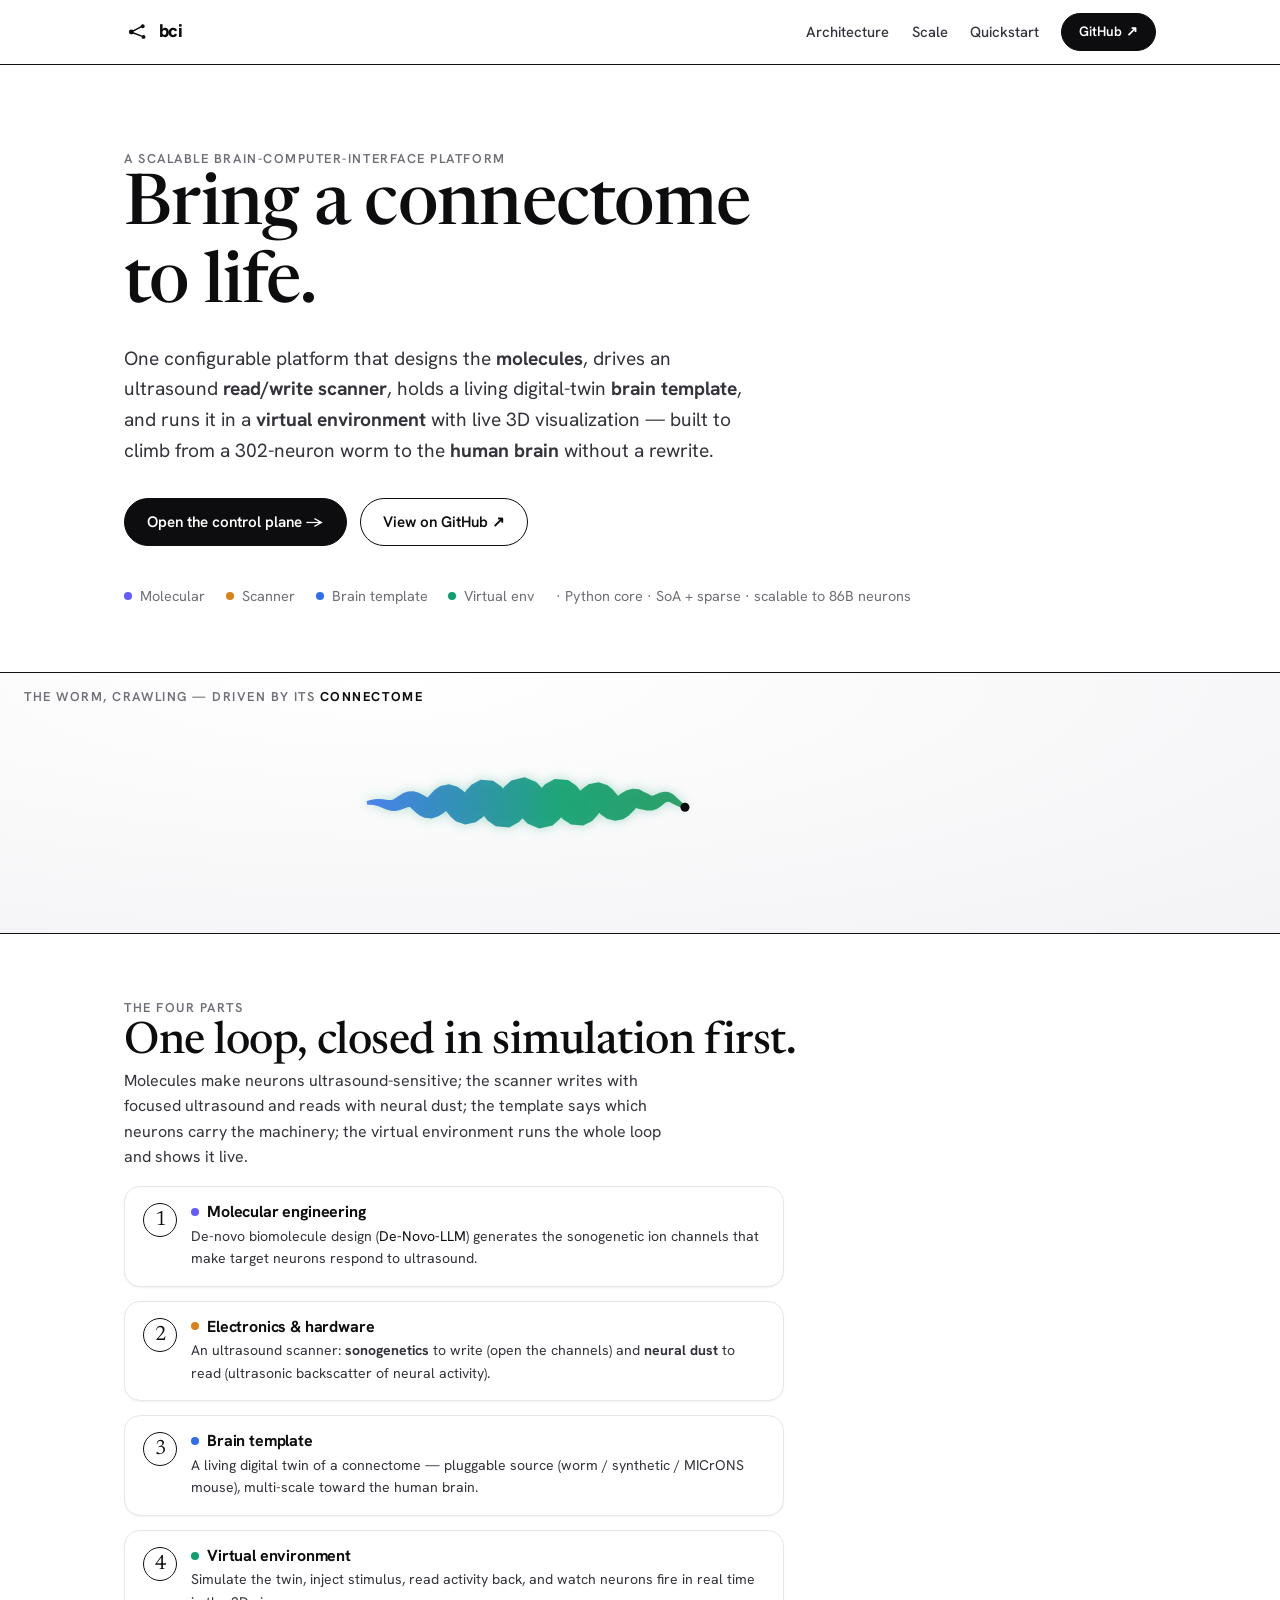
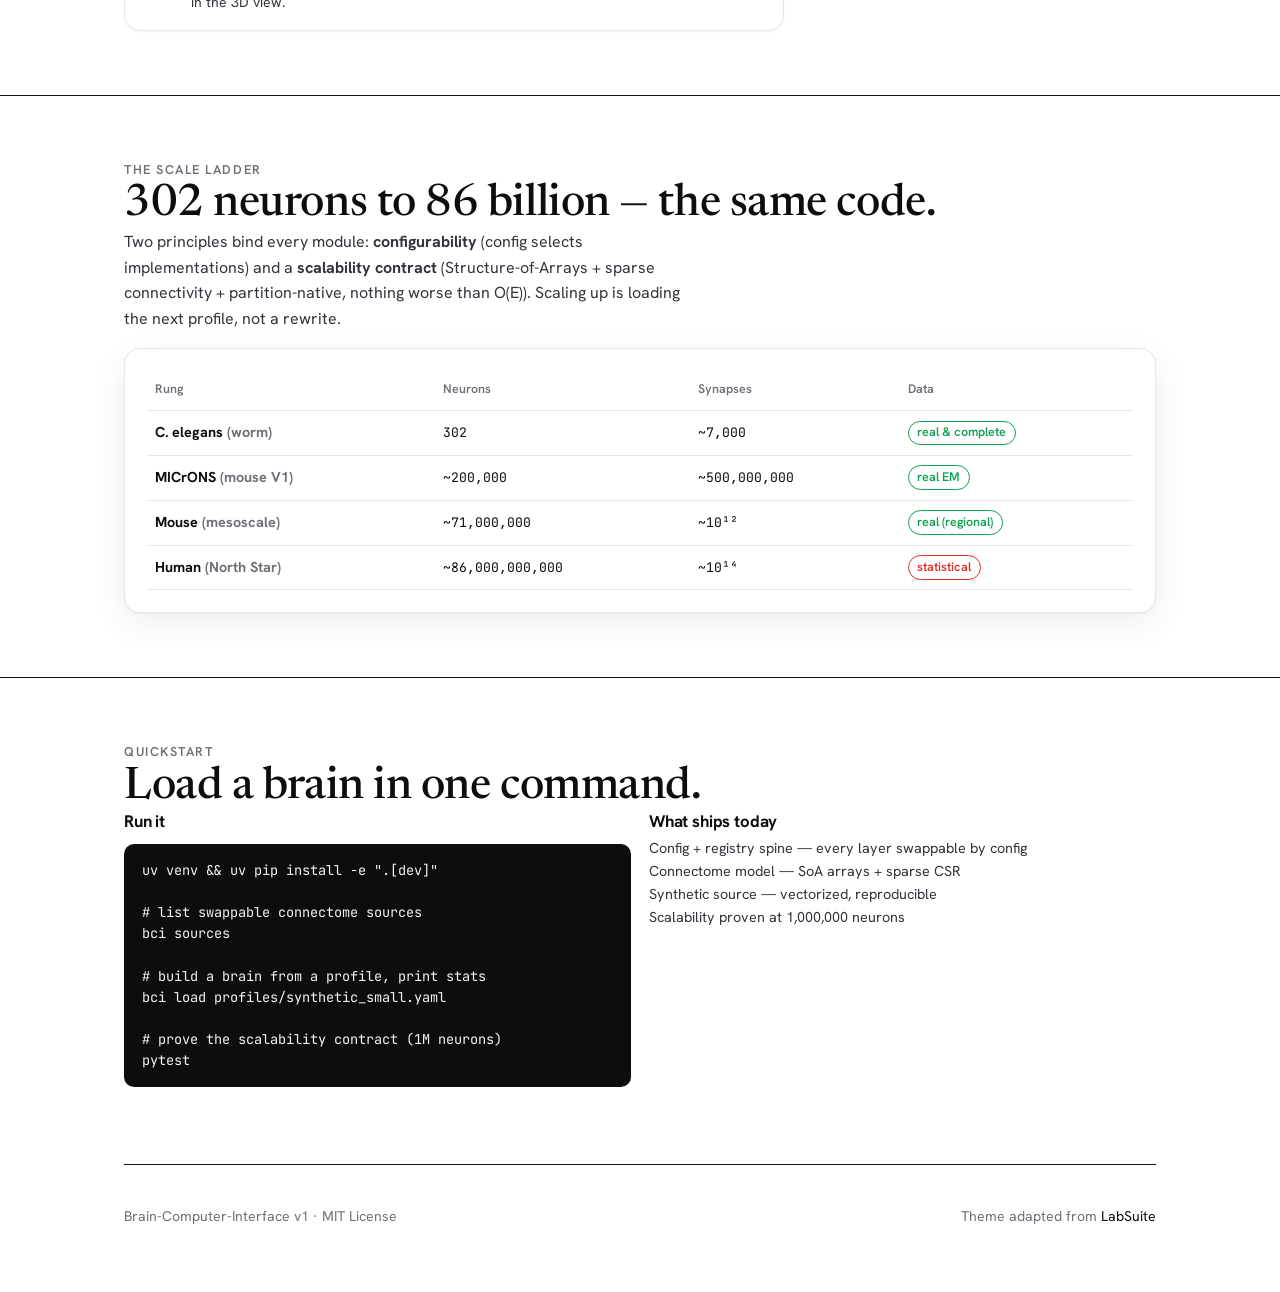
<file: docs/index.html>
<!doctype html>
<html lang="en">
<head>
  <meta charset="utf-8" />
  <meta name="viewport" content="width=device-width, initial-scale=1" />
  <title>Brain-Computer-Interface — a scalable connectome simulator</title>
  <meta name="description" content="A configurable, scalable platform that brings a connectome to life: molecular design, an ultrasound read/write scanner, a living digital-twin brain template, and a virtual environment with live 3D visualization. Built to climb from a 302-neuron worm to the human brain." />
  <link rel="preconnect" href="https://fonts.googleapis.com" />
  <link rel="preconnect" href="https://fonts.gstatic.com" crossorigin />
  <link href="https://fonts.googleapis.com/css2?family=Newsreader:opsz,wght@6..72,400;6..72,500&family=Hanken+Grotesk:wght@400;500;600;700;800&family=JetBrains+Mono:wght@400;600&display=swap" rel="stylesheet" />
  <link rel="stylesheet" href="assets/theme.css" />
  <style>
    .hero { padding: 84px 0 64px; }
    .hero h1 { max-width: 15ch; }
    .hero .lead { font-size: 1.2rem; max-width: 58ch; margin-top: 1.2rem; }
    .cta-row { display: flex; gap: .8rem; margin-top: 2rem; flex-wrap: wrap; }
    .stack-meta { display: flex; gap: 1.3rem; margin-top: 2.4rem; flex-wrap: wrap; color: var(--muted); font-size: .9rem; }
    .stack-meta span { display: inline-flex; align-items: center; gap: .5rem; }

    .flow { display: grid; gap: 14px; max-width: 660px; margin: 8px 0 0; }
    .flow .node { display: grid; grid-template-columns: auto 1fr; gap: 14px; align-items: start;
      border: 1px solid var(--hair); border-radius: var(--radius); padding: 16px 18px; box-shadow: var(--shadow-sm); background: var(--paper); }
    .flow .node .idx { font-family: var(--serif); font-size: 1.3rem; color: var(--ink); width: 34px; height: 34px; display: grid; place-items: center; border: 1.5px solid var(--rule); border-radius: 50%; }
    .flow .node h3 { font-family: var(--sans); font-weight: 700; font-size: 1rem; display: flex; align-items: center; gap: .5rem; }
    .flow .node p { margin: .25rem 0 0; font-size: .88rem; }

    .features { display: grid; grid-template-columns: repeat(2, 1fr); gap: 18px; }
    @media (max-width: 720px) { .features { grid-template-columns: 1fr; } }
    .feature h3 { font-family: var(--sans); font-weight: 700; font-size: 1.05rem; margin-bottom: .4rem; }
    .feature p { font-size: .9rem; margin: 0; }

    .ladder td:first-child { font-weight: 700; }
    .ladder .mono { font-size: .82rem; }
    .footer { padding: 40px 0 64px; color: var(--muted); font-size: .88rem; display: flex; justify-content: space-between; flex-wrap: wrap; gap: 1rem; }

    .wormband { border-top: 1.5px solid var(--rule); border-bottom: 1.5px solid var(--rule);
      background: radial-gradient(120% 160% at 30% 0%, #ffffff 0%, #f1f1f4 100%); position: relative; }
    .wormband canvas { display: block; width: 100%; height: 260px; }
    .wormband .cap { position: absolute; top: 14px; left: 24px; font-size: .8rem; letter-spacing: .12em;
      text-transform: uppercase; color: var(--muted); font-weight: 600; }
    .wormband .cap b { color: var(--ink); }
    @media (max-width: 640px) { .wormband canvas { height: 180px; } }
  </style>
</head>
<body>

  <nav class="nav">
    <div class="wrap">
      <a class="brand" href="./">
        <svg viewBox="0 0 32 32" fill="none" aria-hidden="true">
          <circle cx="9" cy="16" r="3" fill="currentColor"/>
          <circle cx="23" cy="9" r="2.4" fill="currentColor"/>
          <circle cx="24" cy="22" r="2.4" fill="currentColor"/>
          <path d="M11.6 14.7 20.8 9.8M11.7 17.2 21.7 21" stroke="currentColor" stroke-width="1.8" stroke-linecap="round"/>
        </svg>
        bci
      </a>
      <div class="nav-links">
        <a href="#parts">Architecture</a>
        <a href="#scale">Scale</a>
        <a href="#quickstart">Quickstart</a>
        <a class="btn btn-sm" href="https://github.com/sanjaydoc/Brain-Computer-Interface-v1">GitHub ↗</a>
      </div>
    </div>
  </nav>

  <header class="hero">
    <div class="wrap">
      <div class="eyebrow">A scalable brain-computer-interface platform</div>
      <h1>Bring a connectome to life.</h1>
      <p class="lead">One configurable platform that designs the <strong>molecules</strong>, drives an ultrasound <strong>read/write scanner</strong>, holds a living digital-twin <strong>brain template</strong>, and runs it in a <strong>virtual environment</strong> with live 3D visualization — built to climb from a 302-neuron worm to the <strong>human brain</strong> without a rewrite.</p>
      <div class="cta-row">
        <a class="btn" href="app/">Open the control plane →</a>
        <a class="btn ghost" href="https://github.com/sanjaydoc/Brain-Computer-Interface-v1">View on GitHub ↗</a>
      </div>
      <div class="stack-meta">
        <span><i class="dot molecular"></i> Molecular</span>
        <span><i class="dot scanner"></i> Scanner</span>
        <span><i class="dot template"></i> Brain template</span>
        <span><i class="dot venv"></i> Virtual env</span>
        <span>· Python core · SoA + sparse · scalable to 86B neurons</span>
      </div>
    </div>
  </header>

  <div class="wormband">
    <div class="cap">the worm, crawling — driven by its <b>connectome</b></div>
    <canvas id="hero-worm"></canvas>
  </div>

  <script type="module">
    // The hero worm is driven by a real LIF simulation of the connectome — the same
    // BrainSim the control plane uses. It periodically drives the forward/reverse command
    // circuits, and locomotion is decoded live from the command neurons.
    import { WormViz } from './app/js/worm2d.js';
    import { BrainSim } from './app/js/sim.js';
    const worm = new WormViz(document.getElementById('hero-worm'), { bodyLen: 110, width: 17, base: 1.7 });
    addEventListener('resize', () => worm.resize());
    fetch('./app/data/celegans.json').then((r) => r.json()).then((d) => {
      const sim = new BrainSim(d);  // spontaneously active — no scripted stimulus
      let smAct = 0, smLoco = 0;
      (function loop() {
        for (let s = 0; s < 2; s++) sim.step();
        let mean = 0; for (let i = 0; i < sim.n; i++) mean += sim.act[i]; mean /= sim.n;
        smAct = smAct * 0.9 + mean * 0.1;                          // neuromuscular smoothing
        smLoco = smLoco * 0.9 + sim.locomotion() * 0.1;            // decoded from command neurons
        const dir = smLoco < -0.02 ? -1 : 1;                       // direction emerges from the connectome
        worm.frame({ drive: smAct > 0.02 ? 0.15 + 3.3 * smAct + 1.2 * Math.abs(smLoco) : 0, dir, activity: smAct, turn: dir < 0 ? 0.6 : 0 });
        requestAnimationFrame(loop);
      })();
    });
  </script>

  <section class="section" id="parts">
    <div class="wrap">
      <div class="eyebrow">The four parts</div>
      <h2>One loop, closed in simulation first.</h2>
      <p style="max-width:60ch">Molecules make neurons ultrasound-sensitive; the scanner writes with focused ultrasound and reads with neural dust; the template says which neurons carry the machinery; the virtual environment runs the whole loop and shows it live.</p>
      <div class="flow">
        <div class="node"><div class="idx">1</div><div>
          <h3><i class="dot molecular"></i> Molecular engineering</h3>
          <p>De-novo biomolecule design (<a href="https://github.com/sanjaydoc/De-Novo-LLM">De-Novo-LLM</a>) generates the sonogenetic ion channels that make target neurons respond to ultrasound.</p></div></div>
        <div class="node"><div class="idx">2</div><div>
          <h3><i class="dot scanner"></i> Electronics &amp; hardware</h3>
          <p>An ultrasound scanner: <strong>sonogenetics</strong> to write (open the channels) and <strong>neural dust</strong> to read (ultrasonic backscatter of neural activity).</p></div></div>
        <div class="node"><div class="idx">3</div><div>
          <h3><i class="dot template"></i> Brain template</h3>
          <p>A living digital twin of a connectome — pluggable source (worm / synthetic / MICrONS mouse), multi-scale toward the human brain.</p></div></div>
        <div class="node"><div class="idx">4</div><div>
          <h3><i class="dot venv"></i> Virtual environment</h3>
          <p>Simulate the twin, inject stimulus, read activity back, and watch neurons fire in real time in the 3D view.</p></div></div>
      </div>
    </div>
  </section>

  <section class="section" id="scale">
    <div class="wrap">
      <div class="eyebrow">The scale ladder</div>
      <h2>302 neurons to 86 billion — the same code.</h2>
      <p style="max-width:62ch">Two principles bind every module: <strong>configurability</strong> (config selects implementations) and a <strong>scalability contract</strong> (Structure-of-Arrays + sparse connectivity + partition-native, nothing worse than O(E)). Scaling up is loading the next profile, not a rewrite.</p>
      <div class="card">
        <table class="ladder">
          <thead><tr><th>Rung</th><th>Neurons</th><th>Synapses</th><th>Data</th></tr></thead>
          <tbody>
            <tr><td>C. elegans <span class="muted">(worm)</span></td><td class="mono">302</td><td class="mono">~7,000</td><td><span class="chip allow">real &amp; complete</span></td></tr>
            <tr><td>MICrONS <span class="muted">(mouse V1)</span></td><td class="mono">~200,000</td><td class="mono">~500,000,000</td><td><span class="chip allow">real EM</span></td></tr>
            <tr><td>Mouse <span class="muted">(mesoscale)</span></td><td class="mono">~71,000,000</td><td class="mono">~10¹²</td><td><span class="chip allow">real (regional)</span></td></tr>
            <tr><td>Human <span class="muted">(North Star)</span></td><td class="mono">~86,000,000,000</td><td class="mono">~10¹⁴</td><td><span class="chip deny">statistical</span></td></tr>
          </tbody>
        </table>
      </div>
    </div>
  </section>

  <section class="section" id="quickstart">
    <div class="wrap">
      <div class="eyebrow">Quickstart</div>
      <h2>Load a brain in one command.</h2>
      <div class="features">
        <div class="feature">
          <h3>Run it</h3>
          <pre><code>uv venv &amp;&amp; uv pip install -e ".[dev]"

# list swappable connectome sources
bci sources

# build a brain from a profile, print stats
bci load profiles/synthetic_small.yaml

# prove the scalability contract (1M neurons)
pytest</code></pre>
        </div>
        <div class="feature">
          <h3>What ships today</h3>
          <p class="vitem">Config + registry spine — every layer swappable by config</p>
          <p class="vitem">Connectome model — SoA arrays + sparse CSR</p>
          <p class="vitem">Synthetic source — vectorized, reproducible</p>
          <p class="vitem">Scalability proven at 1,000,000 neurons</p>
        </div>
      </div>
    </div>
  </section>

  <div class="wrap"><hr class="rule" /></div>
  <footer class="footer">
    <div class="wrap" style="display:flex; justify-content:space-between; width:100%; flex-wrap:wrap; gap:1rem;">
      <span>Brain-Computer-Interface v1 · MIT License</span>
      <span>Theme adapted from <a href="https://github.com/sanjaydoc/LabSuite">LabSuite</a></span>
    </div>
  </footer>

</body>
</html>
</file>
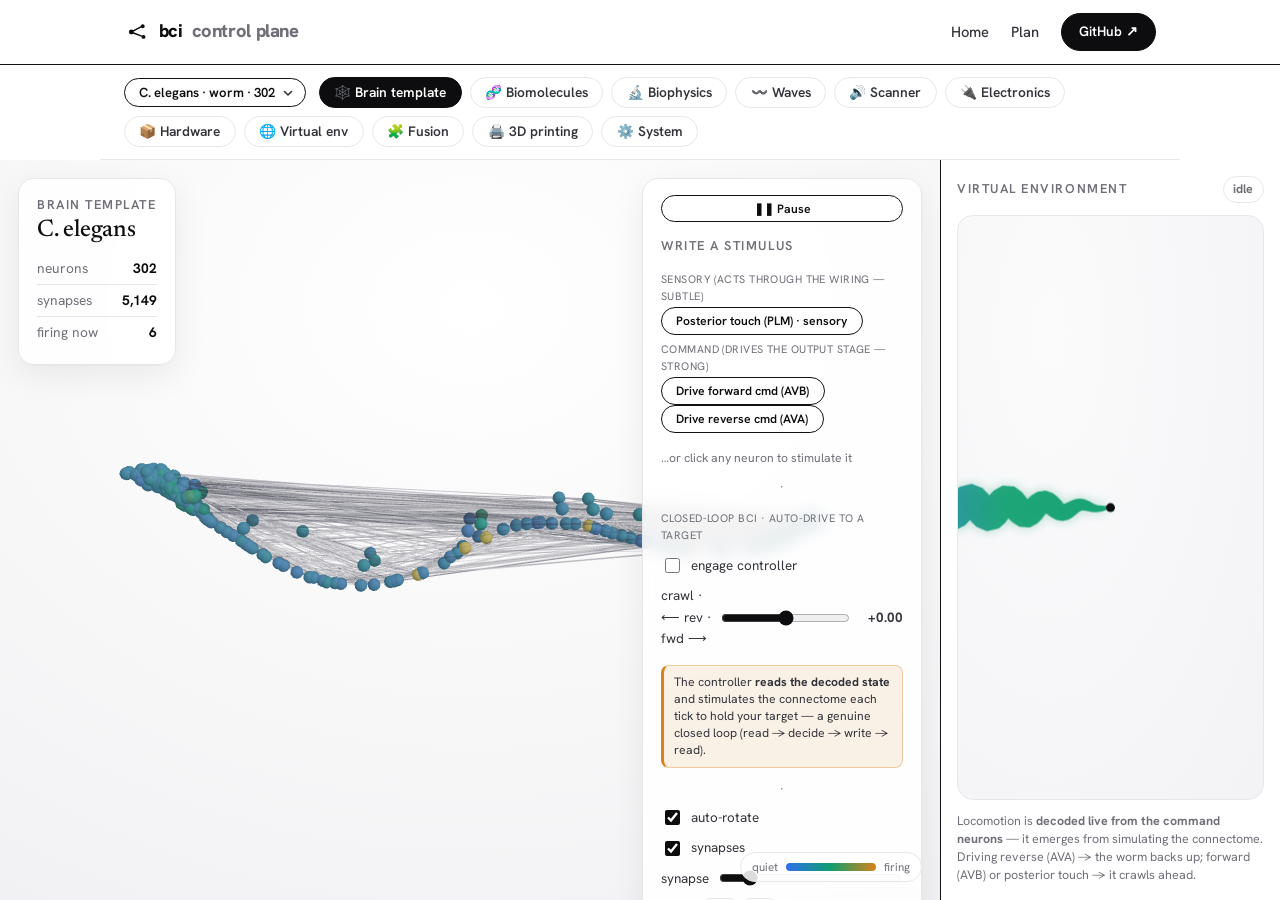
<file: docs/app/index.html>
<!doctype html>
<html lang="en">
<head>
  <meta charset="utf-8" />
  <meta name="viewport" content="width=device-width, initial-scale=1" />
  <title>BCI — control plane</title>
  <meta name="description" content="Brain-Computer-Interface control plane: load a connectome and view the living digital twin in 3D." />
  <link rel="preconnect" href="https://fonts.googleapis.com" />
  <link rel="preconnect" href="https://fonts.gstatic.com" crossorigin />
  <link href="https://fonts.googleapis.com/css2?family=Newsreader:opsz,wght@6..72,400;6..72,500&family=Hanken+Grotesk:wght@400;500;600;700;800&family=JetBrains+Mono:wght@400;600&display=swap" rel="stylesheet" />
  <link rel="stylesheet" href="../assets/theme.css" />
  <link rel="stylesheet" href="app.css" />
</head>
<body>

  <nav class="nav">
    <div class="wrap">
      <a class="brand" href="../">
        <svg viewBox="0 0 32 32" fill="none" aria-hidden="true">
          <circle cx="9" cy="16" r="3" fill="currentColor"/>
          <circle cx="23" cy="9" r="2.4" fill="currentColor"/>
          <circle cx="24" cy="22" r="2.4" fill="currentColor"/>
          <path d="M11.6 14.7 20.8 9.8M11.7 17.2 21.7 21" stroke="currentColor" stroke-width="1.8" stroke-linecap="round"/>
        </svg>
        bci <span class="muted">control plane</span>
      </a>
      <div class="nav-links">
        <a href="../">Home</a>
        <a href="../PROJECT_PLAN.md">Plan</a>
        <a class="btn btn-sm" href="https://github.com/sanjaydoc/Brain-Computer-Interface-v1">GitHub ↗</a>
      </div>
    </div>
  </nav>

  <div class="tabs wrap">
    <select id="cx-select" class="cx-select" title="Choose a connectome to load">
      <optgroup label="Real brains · live">
        <option value="celegans">C. elegans · worm · 302</option>
        <option value="drosophila">Drosophila · FlyWire · 6,000</option>
      </optgroup>
      <optgroup label="Synthetic">
        <option value="synthetic:1000">Synthetic · 1,000</option>
        <option value="synthetic:5000">Synthetic · 5,000</option>
        <option value="synthetic:50000">Synthetic · 50,000 (LOD)</option>
      </optgroup>
      <optgroup label="Real large brains · fetch locally (see RUN.md)">
        <option value="microns">MICrONS mouse cortex · ~200k</option>
      </optgroup>
      <optgroup label="Statistical · scales to millions">
        <option value="mesoscale">Mouse mesoscale · region-modular · →71M</option>
      </optgroup>
    </select>
    <button class="tab active" data-tab="brain">🕸️ Brain template</button>
    <button class="tab" data-tab="biomolecules">🧬 Biomolecules</button>
    <button class="tab" data-tab="physics">🔬 Biophysics</button>
    <button class="tab" data-tab="waves">〰️ Waves</button>
    <button class="tab" data-tab="scanner">🔊 Scanner</button>
    <button class="tab" data-tab="electronics">🔌 Electronics</button>
    <button class="tab" data-tab="hardware">📦 Hardware</button>
    <button class="tab" data-tab="venv">🌐 Virtual env</button>
    <button class="tab" data-tab="fusion">🧩 Fusion</button>
    <button class="tab" data-tab="print">🖨️ 3D printing</button>
    <button class="tab" data-tab="system">⚙️ System</button>
  </div>

  <main class="stage">
    <div id="viewer" class="viewer">
      <div id="loading" class="loading">Loading connectome…</div>
      <div class="overlay stats">
        <div class="eyebrow">Brain template</div>
        <h3 id="cx-name">—</h3>
        <div class="statrow"><span>neurons</span><b id="cx-neurons">—</b></div>
        <div class="statrow"><span>synapses</span><b id="cx-synapses">—</b></div>
        <div class="statrow"><span>firing now</span><b id="cx-firing">0</b></div>
      </div>
      <div class="overlay controls">
        <button class="btn" id="run">▶ Run brain</button>
        <div class="eyebrow" style="margin-top:.3rem">write a stimulus</div>
        <div id="worm-stim">
          <div class="stim-group muted">sensory (acts through the wiring — subtle)</div>
          <button class="btn act" id="stim-post" title="Stimulates the posterior touch-sensory neurons (PLML / PLMR / PVM). Their signal must propagate through the connectome to the command circuit — a real but weak, diffuse effect. Watch the brain light up; the worm nudges only slightly, because in the real wiring PLM feeds both forward and reverse command neurons (they partly cancel).">Posterior touch (PLM) · sensory</button>
          <div class="stim-note small" id="plm-note" hidden>
            Notice PLM connects to <b>both</b> the forward (PVC) and the reverse (AVA/AVD)
            command neurons — in roughly balanced amounts. Since locomotion = forward − reverse,
            the two partly cancel, leaving only a small net signal.
          </div>
          <div class="stim-group muted">command (drives the output stage — strong)</div>
          <button class="btn act" id="stim-fwd" title="Directly drives the forward command neurons (AVB / PVC) — the output stage the worm's crawl is decoded from. Strong, immediate forward crawl.">Drive forward cmd (AVB)</button>
          <button class="btn act" id="stim-rev" title="Directly drives the reverse command neurons (AVA / AVE / AVD). Strong, immediate reversal.">Drive reverse cmd (AVA)</button>
        </div>
        <div id="fly-stim" hidden>
          <div class="stim-group muted">pilot the fly · drives real motor neurons</div>
          <button class="btn act" id="fly-thrust" title="Stimulates the descending + motor neurons — the fly brain's motor-command output to the wings. Their firing is the flight decode, so the fly accelerates forward.">Beat wings — thrust ↑</button>
          <button class="btn act" id="fly-left" title="Stimulates the LEFT descending neurons. Left/right descending asymmetry is the turn command, so the fly banks left.">Bank left ↺</button>
          <button class="btn act" id="fly-right" title="Stimulates the RIGHT descending neurons — the fly banks right.">Bank right ↻</button>
          <div class="stim-note small">These drive the fly's real <b>descending</b> motor neurons — the same population the flight is decoded from. The fly responds because it's genuinely simulating the connectome, not following a script.</div>
        </div>
        <div id="cortex-stim" hidden>
          <div class="stim-group muted">visual cortex · no body — flash an input</div>
          <button class="btn act" id="cortex-flash" title="Stimulates a compact spatial patch of neurons as a localized 'visual input', then the response propagates through the real wiring — watch it in the 3D view and the spike raster.">Flash visual input ✦</button>
          <div class="stim-note small">MICrONS is a slice of <b>visual cortex</b> — it has no motor output, so there's no body to drive. A patch of cortex is stimulated as visual input and the response ripples through the real connectome (see the raster). A <b>cortical-response demo</b> — real propagation, not a literal image (we don't have true retinotopy).</div>
        </div>
        <div class="muted small">…or click any neuron to stimulate it</div>

        <hr class="divider" />
        <div class="stim-group muted">closed-loop BCI · auto-drive to a target</div>
        <label class="ctl"><input type="checkbox" id="loop-on" /> engage controller</label>
        <label class="ctl" id="loop-target-row"><span id="loop-label">target</span>
          <input type="range" id="loop-target" min="-100" max="100" step="1" value="0" />
          <b id="loop-target-v" style="min-width:3.2em;text-align:right"></b></label>
        <div class="stim-note small" id="loop-readout">The controller <b>reads the decoded state</b> and stimulates the connectome each tick to hold your target — a genuine closed loop (read → decide → write → read).</div>

        <hr class="divider" />
        <label class="ctl"><input type="checkbox" id="spin" checked /> auto-rotate</label>
        <label class="ctl"><input type="checkbox" id="edges" checked /> synapses</label>
        <label class="ctl">synapse <input type="range" id="edgeop" min="0" max="100" value="14" /></label>
        <div class="zoom-row">zoom
          <button class="zoom-btn" id="cam-zin" title="zoom in">＋</button>
          <button class="zoom-btn" id="cam-zout" title="zoom out">－</button>
          <span class="muted" style="text-transform:none">· or scroll on the brain</span></div>
        <button class="btn act" id="reset">reset view</button>
      </div>
      <div class="overlay inspector" id="inspector" hidden>
        <div class="eyebrow">neuron</div>
        <h3 id="i-id">—</h3>
        <div class="statrow"><span>type</span><b id="i-type">—</b></div>
        <div class="statrow"><span>out-degree</span><b id="i-deg">—</b></div>
        <div class="muted small">click to stimulate · click empty space to clear</div>
      </div>
      <div class="legend"><span class="lo">quiet</span><span class="ramp"></span><span class="hi">firing</span></div>
      <section id="panel" class="panel-overlay" hidden></section>
    </div>

    <aside class="venv">
      <div class="venv-head">
        <div class="eyebrow">Virtual environment</div>
        <div class="loco" id="loco">idle</div>
      </div>
      <canvas id="worm" class="worm-canvas"></canvas>
      <div class="venv-note muted">
        Locomotion is <b>decoded live from the command neurons</b> — it emerges from
        simulating the connectome. Driving reverse (AVA) → the worm backs up; forward
        (AVB) or posterior touch → it crawls ahead.
      </div>
    </aside>
  </main>

  <script type="module" src="js/viewer.js"></script>
  <script type="module" src="js/panels.js"></script>
</body>
</html>
</file>
<file: docs/assets/theme.css>
/* BCI design system -- adapted from the LabSuite theme (github.com/sanjaydoc/LabSuite):
   light, monochrome, editorial. Elegant serif display + humanist sans body,
   thin dark full-width rules, black pill buttons, white cards with soft shadow
   and hairline dividers, generous whitespace. Shared across the marketing page
   (docs/index.html) and the GUI control plane (docs/app/). */

:root {
  --paper: #ffffff;
  --paper-2: #fafafa;
  --ink: #0d0d0f;      /* near-black display + primary text */
  --ink-2: #33333b;    /* dark slate for card body copy */
  --muted: #6f6f78;    /* small grey labels */
  --faint: #9a9aa2;
  --hair: #e7e7ea;     /* light hairline dividers inside cards */
  --rule: #111114;     /* the signature strong dark full-width rule */

  --accent: #0d0d0f;   /* actions are black, like Merge */
  --ok: #12a150;       /* bright green (ALLOW) */
  --ok-bg: #e8f2ec;
  --no: #e0332d;       /* bright red (DENY) */
  --no-bg: #f6ebe9;

  /* small part-accent dots for wayfinding (kept subtle) — the four BCI parts */
  --molecular: #635bff;  /* P1 molecular */
  --scanner: #d98218;    /* P2 hardware / scanner */
  --template: #2f6fed;   /* P3 brain template */
  --venv: #0e9f6e;       /* P4 virtual environment */

  --shadow-sm: 0 1px 2px rgba(16, 16, 20, .05);
  --shadow: 0 1px 2px rgba(16, 16, 20, .04), 0 10px 34px rgba(16, 16, 20, .07);
  --radius: 16px;
  --radius-sm: 10px;
  --pill: 999px;
  --maxw: 1080px;

  --serif: "Newsreader", Georgia, "Times New Roman", serif;
  --sans: "Hanken Grotesk", -apple-system, BlinkMacSystemFont, "Segoe UI", Roboto, Helvetica, Arial, sans-serif;
}

* { box-sizing: border-box; }

html { -webkit-text-size-adjust: 100%; }

body {
  margin: 0;
  background: var(--paper);
  color: var(--ink);
  font-family: var(--sans);
  font-size: 16px;
  line-height: 1.6;
  -webkit-font-smoothing: antialiased;
  text-rendering: optimizeLegibility;
}

a { color: var(--ink); text-decoration: none; }
a:hover { text-decoration: underline; }

h1, h2, h3 { font-family: var(--serif); font-weight: 500; letter-spacing: -0.01em; line-height: 1.1; margin: 0; }
h1 { font-size: clamp(2.6rem, 6vw, 4.4rem); }
h2 { font-size: clamp(1.8rem, 4vw, 2.8rem); }
h3 { font-size: 1.35rem; }

p { margin: 0 0 1rem; color: var(--ink-2); }

.wrap { max-width: var(--maxw); margin: 0 auto; padding: 0 24px; }

/* --- the signature dark rule ------------------------------------------- */
.rule { border: 0; border-top: 1.5px solid var(--rule); margin: 0; }
.section { padding: 64px 0; }
.section + .section { border-top: 1.5px solid var(--rule); }

/* --- small grey label (Merge "Location / Employment Type" style) -------- */
.label {
  font-size: .74rem;
  color: var(--muted);
  letter-spacing: .01em;
  text-transform: none;
  margin-bottom: .25rem;
}
.eyebrow {
  font-size: .8rem;
  letter-spacing: .12em;
  text-transform: uppercase;
  color: var(--muted);
  font-weight: 600;
}

/* --- buttons: Merge-style pills ---------------------------------------- *
 * Two tiers, matching merge.io:
 *   .btn            solid black PILL  — primary CTAs ("Join us! →")
 *   .btn.ghost/.act white OUTLINE pill — secondary/inline ("Upload file")
 * Everything is fully rounded (border-radius: 999px). */
.btn {
  display: inline-flex; align-items: center; justify-content: center; gap: .5rem; white-space: nowrap;
  background: var(--ink); color: #fff;
  font-family: var(--sans); font-weight: 600; font-size: .95rem;
  padding: .68rem 1.4rem; border: 1.5px solid var(--ink); border-radius: 999px; cursor: pointer;
  transition: transform .12s ease, opacity .12s ease, background .12s ease, color .12s ease;
}
.btn:hover { opacity: .9; text-decoration: none; transform: translateY(-1px); }
.btn.ghost { background: transparent; color: var(--ink); border: 1.5px solid var(--ink); }
.btn.ghost:hover { background: var(--ink); color: #fff; opacity: 1; }
.btn:disabled { opacity: .4; cursor: not-allowed; transform: none; }
.btn-sm { padding: .46rem 1.05rem; font-size: .85rem; }

/* Inline/secondary action pill (in tables, cards): light outline, inverts on
   hover. This is the Merge "Upload file" look — far cleaner in a table than a
   solid-black block, and still fully monochrome. */
.btn.act {
  background: var(--paper); color: var(--ink); border: 1.5px solid var(--rule);
  font-weight: 600; font-size: .76rem; padding: .3rem .9rem;
}
.btn.act:hover { background: var(--ink); color: #fff; border-color: var(--ink); opacity: 1; transform: none; }

/* --- cards ------------------------------------------------------------- */
.card {
  background: var(--paper);
  border: 1px solid var(--hair);
  border-radius: var(--radius);
  box-shadow: var(--shadow);
  padding: 22px;
}
.card .divider { border: 0; border-top: 1px solid var(--hair); margin: 14px 0; }

/* --- chips / status ---------------------------------------------------- */
.chip {
  display: inline-flex; align-items: center; gap: .4rem; white-space: nowrap;
  font-size: .78rem; font-weight: 600; line-height: 1.35;
  padding: .18rem .55rem; border-radius: var(--pill);
  border: 1px solid var(--hair); color: var(--ink-2); background: var(--paper-2);
}
/* Status chips: outline pills in the same language as the action buttons —
   bright colored border + text on a transparent ground (no filled blob). */
.chip.allow { color: var(--ok); background: transparent; border: 1.5px solid var(--ok); }
.chip.deny { color: var(--no); background: transparent; border: 1.5px solid var(--no); }
.dot { width: 8px; height: 8px; border-radius: 50%; display: inline-block; }
.dot.molecular { background: var(--molecular); }
.dot.scanner { background: var(--scanner); }
.dot.template { background: var(--template); }
.dot.venv { background: var(--venv); }

/* --- code -------------------------------------------------------------- */
code, pre, .mono { font-family: "JetBrains Mono", ui-monospace, SFMono-Regular, Menlo, Consolas, monospace; }
pre {
  background: #0d0d0f; color: #f4f4f5;
  border-radius: var(--radius-sm); padding: 16px 18px; overflow-x: auto;
  font-size: .85rem; line-height: 1.55;
}
:not(pre) > code {
  background: var(--paper-2); border: 1px solid var(--hair);
  border-radius: 6px; padding: .1rem .35rem; font-size: .85em;
}

/* --- nav --------------------------------------------------------------- */
.nav {
  position: sticky; top: 0; z-index: 20;
  background: rgba(255, 255, 255, .82);
  backdrop-filter: saturate(140%) blur(10px);
  border-bottom: 1.5px solid var(--rule);
}
.nav .wrap { display: flex; align-items: center; justify-content: space-between; height: 64px; }
.brand { display: flex; align-items: center; gap: .55rem; font-weight: 800; font-size: 1.15rem; letter-spacing: -.02em; }
.brand svg { width: 26px; height: 26px; }
.nav-links { display: flex; align-items: center; gap: 1.4rem; }
/* Plain nav links are grey ink; buttons (.btn) keep their own white text --
   scope this rule so it doesn't override the button's colour (specificity clash). */
.nav-links a:not(.btn) { font-size: .92rem; color: var(--ink-2); font-weight: 500; }
.nav-links a:not(.btn):hover { color: var(--ink); }
.nav-links a.btn { color: #fff; }
.nav-links a.btn.ghost { color: var(--ink); }

/* --- tables ------------------------------------------------------------ */
table { border-collapse: collapse; width: 100%; font-size: .9rem; }
th, td { text-align: left; padding: .6rem .5rem; border-bottom: 1px solid var(--hair); }
th { color: var(--muted); font-weight: 600; font-size: .78rem; }

.muted { color: var(--muted); }
.center { text-align: center; }

@media (max-width: 720px) {
  .nav .wrap { height: 56px; gap: .5rem; padding: 0 16px; }
  .brand { font-size: 1rem; gap: .4rem; }
  .brand svg { width: 22px; height: 22px; }
  .brand .muted { display: none; }        /* hide the "control plane" subtitle */
  .nav-links { gap: .55rem; }
  .nav-links a:not(.btn) { display: none; }
  .nav-links .btn-sm { padding: .4rem .7rem; font-size: .82rem; }
  .section { padding: 44px 0; }
}
</file>
<file: docs/app/app.css>
/* Control-plane GUI — layered on the shared BCI/LabSuite theme (../assets/theme.css). */

body { display: flex; flex-direction: column; min-height: 100vh; }

.tabs {
  display: flex; align-items: center; gap: .5rem; padding: 12px 24px;
  border-bottom: 1px solid var(--hair); flex-wrap: wrap;
}
.tab {
  font-family: var(--sans); font-size: .86rem; font-weight: 600; color: var(--ink-2);
  background: var(--paper); border: 1px solid var(--hair); border-radius: var(--pill);
  padding: .34rem .9rem; cursor: pointer;
}
.tab.active { background: var(--ink); color: #fff; border-color: var(--ink); }
.cx-select {
  font-family: var(--sans); font-size: .82rem; font-weight: 600; color: var(--ink);
  background-color: var(--paper); border: 1.5px solid var(--rule); border-radius: var(--pill);
  padding: .34rem 1.85rem .34rem .85rem; cursor: pointer; margin-right: .3rem;
  max-width: 100%;
  /* replace the stranded native arrow with a tidy caret glued next to the text */
  appearance: none; -webkit-appearance: none; -moz-appearance: none;
  background-image: url("data:image/svg+xml,%3Csvg xmlns='http://www.w3.org/2000/svg' width='12' height='12' viewBox='0 0 12 12'%3E%3Cpath d='M2.5 4.5 6 8l3.5-3.5' fill='none' stroke='%23333' stroke-width='1.6' stroke-linecap='round' stroke-linejoin='round'/%3E%3C/svg%3E");
  background-repeat: no-repeat; background-position: right .7rem center; background-size: .72rem;
}
.cx-select:hover { border-color: var(--ink); }
.cx-select:focus-visible { outline: 2px solid var(--ink); outline-offset: 1px; }
.tab:disabled { opacity: .45; cursor: not-allowed; }
.tab-note { font-size: .8rem; margin-left: .4rem; }

.stage { flex: 1; display: flex; min-height: 0; position: relative; }

/* System = a frosted document layer over the live 3D viewer (the connectome keeps
   rendering behind, and the living avatar aside stays visible). */
.panel-overlay { position: absolute; inset: 0; z-index: 10; overflow: auto;
  background: rgba(250,250,251,.90); backdrop-filter: blur(14px); -webkit-backdrop-filter: blur(14px); }
:root[data-theme="dark"] .panel-overlay { background: rgba(18,18,20,.88); }
.panel-inner { max-width: 880px; margin: 0 auto; padding: 30px 30px 64px; }
.panel-inner > .eyebrow:first-child { color: var(--venv); }

/* Stage-mode tabs (Biomolecules / Scanner / Virtual env) mirror the Brain-template layout
   EXACTLY: a full-bleed central visualization framed by floating overlay cards, with the
   living avatar aside still beside it — not a document panel. */
.panel-overlay.stage { background: transparent; backdrop-filter: none; -webkit-backdrop-filter: none; overflow: hidden; }
/* opaque so the 2D bench fully covers the live 3D brain behind it — no overlap. The 2D/3D
   toggle hides this canvas to reveal the 3D brain. */
.stage-canvas { position: absolute; inset: 0; width: 100%; height: 100%; display: block;
  background: radial-gradient(120% 120% at 50% 20%, #ffffff 0%, #f3f3f5 70%, #ececef 100%); }
:root[data-theme="dark"] .stage-canvas { background: #0f0f11; }
/* segmented 2D / 3D view toggle inside a floating card */
.seg { display: inline-flex; border: 1px solid var(--hair); border-radius: var(--pill);
  overflow: hidden; margin: .15rem 0 .5rem; align-self: flex-start; flex: 0 0 auto; }
.seg-btn { font-family: var(--sans); font-size: .75rem; font-weight: 600; color: var(--ink-2);
  background: var(--paper); border: 0; padding: .32rem .8rem; cursor: pointer;
  line-height: 1.5; white-space: nowrap; }
.seg-btn.active { background: var(--ink); color: #fff; }
.zoom-row { display: flex; align-items: center; gap: .35rem; flex-wrap: wrap; flex: 0 0 auto;
  font-size: .72rem; text-transform: uppercase; letter-spacing: .04em; color: var(--muted); margin: 0 0 .5rem; }
.zoom-btn { font-family: var(--sans); font-weight: 700; font-size: .9rem; line-height: 1.4; color: var(--ink);
  background: var(--paper); border: 1px solid var(--hair); border-radius: 7px; padding: .1rem .55rem; cursor: pointer; }
.zoom-btn:hover { border-color: var(--ink); }
/* keep the badge chip on the eyebrow line so it never overlaps the toggle below it */
.overlay .eyebrow .chip { vertical-align: middle; }

/* Waves — modality checkboxes to invent a wave combination */
/* flex:0 0 auto so the flex-column card never squeezes the checkbox list to zero height
   (overflow:auto would make it shrinkable) — the card itself scrolls instead. */
.wv-modes { display: flex; flex-direction: column; gap: .1rem; flex: 0 0 auto; margin: .1rem 0 .35rem; }
.wv-mode-row { display: flex; align-items: center; gap: .4rem; font-size: .76rem; padding: .12rem 0; cursor: pointer; }
.wv-mode-row input { accent-color: var(--ink); }
.wv-mode-row b { font-weight: 600; }
.wv-mode-row span { margin-left: auto; font-size: .66rem; }
.wv-modes { border: 1px solid var(--hair); border-radius: 8px; padding: .3rem .5rem; }
.wv-preview { width: 100%; height: 54px; display: block; border: 1px solid var(--hair);
  border-radius: 8px; background: var(--paper); margin: 0 0 .3rem; }

/* roadmap scaffold cards (Physics / Waves / Electronics / Hardware / Fusion / 3D print) */
.overlay.scaffold { top: 18px; left: 18px; max-width: 440px; }
.pipe { list-style: none; margin: .6rem 0 0; padding: 0; }
.pipe li { display: flex; gap: .55rem; align-items: flex-start; padding: .4rem 0; border-bottom: 1px solid var(--hair); }
.pipe li:last-child { border-bottom: 0; }
.pipe .n { font-weight: 800; color: var(--venv); min-width: 1.3em; text-align: center; }
.pipe b { font-size: .82rem; }
.pipe .d { color: var(--muted); font-size: .74rem; line-height: 1.35; }
.tag-soon { display: inline-block; font-size: .62rem; text-transform: uppercase; letter-spacing: .05em;
  padding: .14rem .5rem; border: 1px solid var(--hair); border-radius: var(--pill); color: var(--muted); }
.scaffold-out { margin-top: .55rem; }
table.mini { width: 100%; border-collapse: collapse; margin: .35rem 0; font-size: .76rem; }
table.mini th { text-align: left; color: var(--muted); font-weight: 600; font-size: .68rem;
  text-transform: uppercase; letter-spacing: .04em; padding: .2rem .3rem; border-bottom: 1px solid var(--hair); }
table.mini td { padding: .2rem .3rem; border-bottom: 1px solid var(--hair); vertical-align: middle; }
table.mini tr:last-child td { border-bottom: 0; }
table.mini .chip { padding: .04rem .34rem; font-size: .62rem; }

/* Schematic / CAD / print stage (central SVG for Electronics · Hardware · 3D printing).
   Opaque so the live 3D brain behind the panel doesn't show through these engineering tabs. */
.sch-stage { position: absolute; inset: 0; display: flex; padding: 64px 24px 32px;
  background: radial-gradient(120% 120% at 50% 20%, #ffffff 0%, #f3f3f5 70%, #ececef 100%); }
:root[data-theme="dark"] .sch-stage { background: #0f0f11; }
.sch-svg { width: 100%; height: 100%; }
.overlay .field input[type=text] { font-family: var(--sans); font-size: .85rem; padding: .34rem .45rem;
  border: 1px solid var(--hair); border-radius: 8px; background: var(--paper); color: var(--ink); width: 100%; }
/* while any tab panel is open, hide the Brain-template's own floating cards behind it */
.viewer.panelling > .overlay, .viewer.panelling > .legend { display: none; }
/* floating cards inside a panel reuse .overlay/.stats/.controls; just cap height + scroll */
.panel-overlay .overlay { max-height: calc(100% - 36px); overflow: auto; }
.panel-overlay .overlay .field { display: flex; flex-direction: column; gap: .28rem;
  font-size: .7rem; letter-spacing: .04em; text-transform: uppercase; color: var(--muted); margin: .45rem 0; }
.panel-overlay .overlay .field select,
.panel-overlay .overlay .field input[type=number] {
  font-family: var(--sans); font-size: .85rem; padding: .34rem .45rem; text-transform: none; letter-spacing: 0;
  border: 1px solid var(--hair); border-radius: 8px; background: var(--paper); color: var(--ink); }
.panel-card-list { margin-top: .55rem; max-height: 42vh; overflow: auto; display: flex; flex-direction: column; gap: .32rem; }
.mol-row { display: flex; align-items: center; gap: .55rem; font-size: .74rem;
  padding: .3rem .2rem .3rem .45rem; border: 1px solid var(--hair); border-radius: 8px; }
.mol-row .mono { flex: 1; font-size: .68rem; max-width: 11ch; overflow: hidden;
  text-overflow: ellipsis; white-space: nowrap; color: var(--muted); }
.mol-row .btn { padding: .2rem .5rem; font-size: .72rem; }
.mol-row .chip { padding: .06rem .34rem; font-size: .62rem; }
.panel-inner h2 { font-family: var(--serif); font-weight: 500; font-size: 2rem; margin: .2rem 0 1rem; }
.panel-inner table { margin-top: 16px; }
.pgrid { display: grid; grid-template-columns: repeat(3, 1fr); gap: 14px; margin: 18px 0; }
.pgrid .card b { font-size: 1.05rem; }
.pgrid .card p { margin: .3rem 0 0; font-size: .82rem; }
@media (max-width: 720px) { .pgrid { grid-template-columns: 1fr; } }

.mol-controls { display: flex; align-items: flex-end; gap: 14px; flex-wrap: wrap; margin: 18px 0; }
.mol-controls label { display: flex; flex-direction: column; gap: .3rem; font-size: .8rem; color: var(--muted); }
.mol-controls select, .mol-controls input {
  font-family: var(--sans); font-size: .9rem; padding: .4rem .5rem;
  border: 1px solid var(--hair); border-radius: var(--radius-sm); background: var(--paper); color: var(--ink); }
#mol-table td { vertical-align: middle; }
.mol-res { font-size: .8rem; margin-left: .4rem; }
.chip.ok { color: var(--ok); border: 1.5px solid var(--ok); background: transparent; }
.chip.no { color: var(--no); border: 1.5px solid var(--no); background: transparent; }

/* scanner controls — aim + pulse the ultrasound over the connectome */
.sc-controls { display: flex; gap: 16px; align-items: flex-end; flex-wrap: wrap; margin: 16px 0; }
.sc-controls .ctl { flex-direction: column; align-items: flex-start; gap: .3rem; font-size: .8rem; color: var(--muted); }
.sc-controls select { font-family: var(--sans); font-size: .9rem; padding: .4rem .5rem;
  border: 1px solid var(--hair); border-radius: var(--radius-sm); background: var(--paper); color: var(--ink); }

/* molecular test bench — the visible BCI loop on the selected connectome */
#mol-bench { margin-top: 22px; }
.bench-head { font-size: .92rem; margin-bottom: 8px; }
.bench-canvas { width: 100%; height: 400px; display: block;
  border: 1px solid var(--hair); border-radius: 14px; background: var(--paper-2); }
.viewer { position: relative; flex: 1; overflow: hidden; background:
  radial-gradient(120% 120% at 50% 20%, #ffffff 0%, #f3f3f5 70%, #ececef 100%); }
/* only the three.js renderer (a DIRECT child of .viewer) fills the stage — NOT the
   bench canvases that now live inside the in-viewer #panel */
.viewer > canvas { display: block; position: absolute; inset: 0; width: 100%; height: 100%; }

/* virtual-environment panel (the crawling worm) */
.venv {
  width: 340px; border-left: 1.5px solid var(--rule); background: var(--paper);
  display: flex; flex-direction: column; padding: 16px; gap: 12px;
}
/* the .venv display:flex above overrides the [hidden] attribute — restore hiding */
.venv[hidden] { display: none; }
.venv-head { display: flex; align-items: center; justify-content: space-between; }
.loco {
  font-size: .78rem; font-weight: 700; padding: .18rem .6rem; border-radius: var(--pill);
  border: 1.5px solid var(--hair); color: var(--muted);
}
.loco.fwd { color: var(--venv); border-color: var(--venv); }
.loco.rev { color: var(--no); border-color: var(--no); }
.worm-canvas {
  flex: 1; min-height: 220px; width: 100%; border-radius: var(--radius);
  border: 1px solid var(--hair); background:
  radial-gradient(120% 140% at 30% 20%, #fbfbfc 0%, #f1f1f4 100%);
}
.venv-note { font-size: .78rem; line-height: 1.45; }

.loading {
  position: absolute; inset: 0; display: grid; place-items: center;
  font-family: var(--serif); font-size: 1.4rem; color: var(--muted); z-index: 5;
}

.overlay {
  position: absolute; background: rgba(255,255,255,.86); backdrop-filter: blur(8px);
  border: 1px solid var(--hair); border-radius: var(--radius); box-shadow: var(--shadow);
  padding: 16px 18px; z-index: 4; max-width: 280px;
}
.overlay h3 { font-family: var(--serif); font-size: 1.5rem; margin: .1rem 0 .6rem; }
.stats { top: 18px; left: 18px; }
.controls { top: 18px; right: 18px; display: flex; flex-direction: column; gap: .55rem; }
.inspector { bottom: 18px; left: 18px; }

.statrow { display: flex; justify-content: space-between; gap: 1.4rem; font-size: .86rem;
  padding: .28rem 0; border-bottom: 1px solid var(--hair); }
.statrow:last-child { border-bottom: 0; }
.statrow span { color: var(--muted); }
.statrow b { font-weight: 700; }
.small { font-size: .76rem; margin-top: .5rem; }

.stim-group { font-size: .68rem; letter-spacing: .04em; text-transform: uppercase;
  margin: .35rem 0 .1rem; }
.stim-note { margin: .4rem 0 .2rem; padding: .5rem .6rem; line-height: 1.4;
  color: var(--ink-2); background: rgba(217,130,24,.10);
  border: 1px solid rgba(217,130,24,.35); border-left: 3px solid #d98218;
  border-radius: 8px; }
.stim-note b { font-weight: 700; }
.stim-note.flash { animation: stim-note-flash 1.1s ease-out; }
@keyframes stim-note-flash {
  0%   { background: rgba(217,130,24,.42); }
  100% { background: rgba(217,130,24,.10); }
}
.ctl { display: flex; align-items: center; gap: .5rem; font-size: .84rem; color: var(--ink-2); }
.ctl input[type=range] { flex: 1; accent-color: var(--ink); }
.ctl input[type=checkbox] { accent-color: var(--ink); width: 15px; height: 15px; }

.legend {
  position: absolute; bottom: 18px; right: 18px; z-index: 4;
  display: flex; align-items: center; gap: .5rem; font-size: .72rem; color: var(--muted);
  background: rgba(255,255,255,.86); border: 1px solid var(--hair); border-radius: var(--pill);
  padding: .3rem .7rem;
}
.legend .ramp { width: 90px; height: 8px; border-radius: 4px;
  background: linear-gradient(90deg, #2f6fed, #0e9f6e, #d98218); display: inline-block; }

@media (max-width: 640px) {
  .overlay { max-width: 44vw; padding: 11px 12px; }
  .overlay h3 { font-size: 1.15rem; }
  .controls { gap: .4rem; }
}

/* ---- Mobile (must come LAST so it wins over the base .overlay rules) -------- */
@media (max-width: 820px) {
  .stage { flex-direction: column; }
  .venv { width: auto; border-left: 0; border-top: 1.5px solid var(--rule); }
  .worm-canvas { min-height: 180px; }

  /* No floating overlays — stack in normal flow: controls at top, then the 3D
     connectome, then stats. Nothing covers the brain. */
  .viewer { display: flex; flex-direction: column; overflow: visible; }
  .overlay { position: static; max-width: none; margin: 10px 12px 0;
    box-shadow: none; backdrop-filter: none; background: var(--paper); inset: auto; }
  .controls { order: 0; top: auto; right: auto; }   /* Run + stimulus buttons — top */
  .viewer > canvas { position: static; inset: auto; order: 1;
    width: 100%; height: 320px; background:
    radial-gradient(120% 120% at 50% 20%, #ffffff 0%, #f3f3f5 100%); }
  .loading { position: static; order: 1; height: 120px; }
  .stats { order: 2; top: auto; left: auto; }
  .inspector { order: 3; bottom: auto; left: auto; }
  .legend { position: static; order: 4; align-self: flex-start; margin: 8px 12px 12px;
    bottom: auto; right: auto; }

  /* stage-mode panels stack in normal flow too: central canvas, then the floating cards */
  .panel-overlay.stage { position: absolute; inset: 0; overflow: auto; display: block; }
  .stage-canvas { position: static; inset: auto; width: auto; height: 300px; margin: 10px 12px 0; }
  .panel-overlay .overlay { max-height: none; margin: 10px 12px 0; }
  .panel-card-list { max-height: none; }
}
</file>
